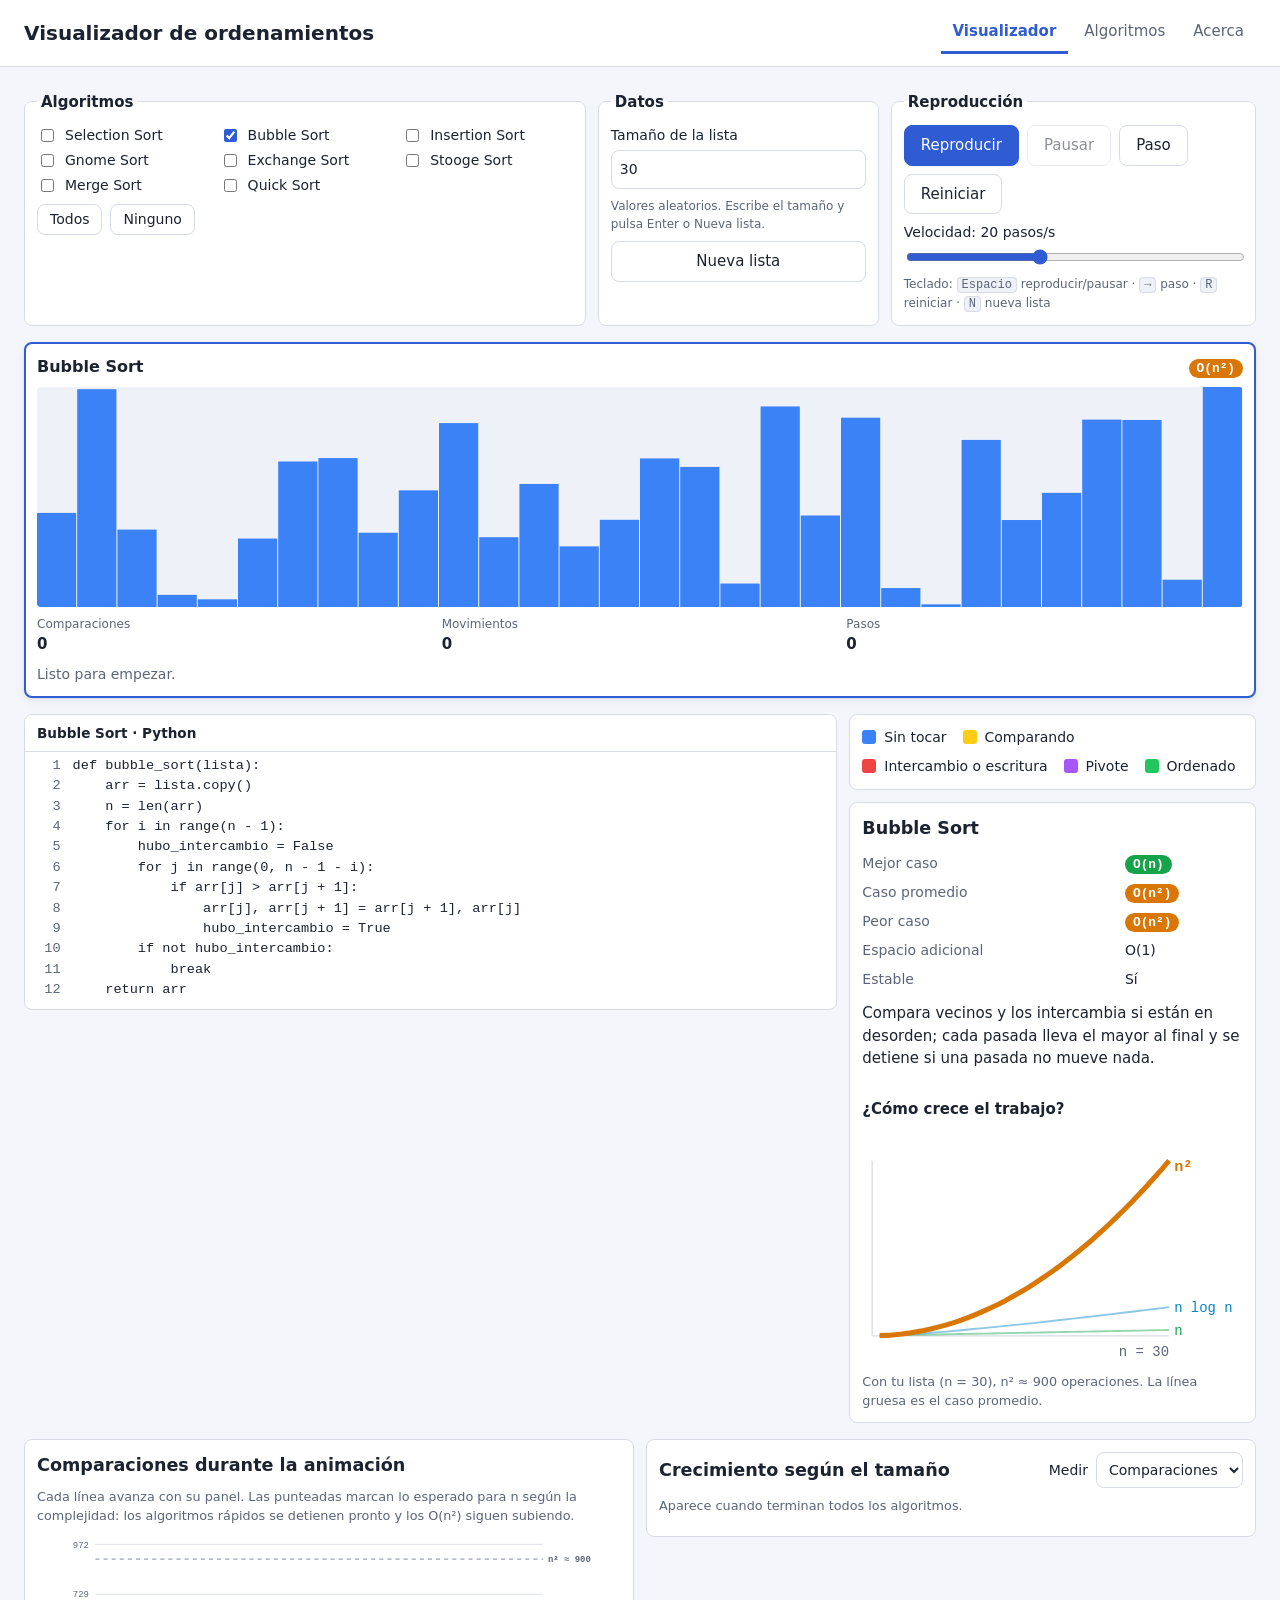
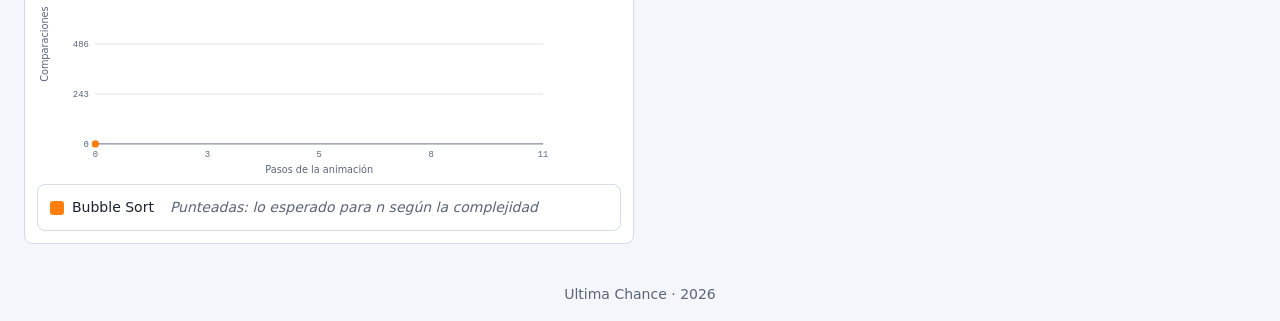
<file: index.html>
<!DOCTYPE html>
<html lang="es">
<head>
  <meta charset="UTF-8">
  <meta name="viewport" content="width=device-width, initial-scale=1">
  <title>Visualizador de ordenamientos</title>
  <meta name="description" content="Visualiza, ejecuta y compara ocho algoritmos de ordenamiento paso a paso.">
  <link rel="stylesheet" href="css/base.css">
  <link rel="stylesheet" href="css/layout.css">
  <link rel="stylesheet" href="css/componentes.css">
  <script type="module" src="js/main.js"></script>
</head>
<body>

  <!-- ═══ Encabezado (boceto 8.1, punto 1) ═══ -->
  <header class="encabezado">
    <h1 class="encabezado__titulo">Visualizador de ordenamientos</h1>
    <nav id="nav-pestanas" class="pestanas" role="tablist" aria-label="Secciones">
      <button type="button" class="pestana" role="tab" data-vista="visualizador">Visualizador</button>
      <button type="button" class="pestana" role="tab" data-vista="algoritmos">Algoritmos</button>
      <button type="button" class="pestana" role="tab" data-vista="acerca">Acerca</button>
    </nav>
  </header>

  <main class="contenido">

    <!-- ═══ Visualizador (boceto 8.1 y 8.2) ═══ -->
    <section id="vista-visualizador" class="vista" aria-label="Visualizador">

      <div class="herramientas">
        <!-- Punto 2: selección de algoritmos -->
        <fieldset class="grupo grupo--algoritmos">
          <legend>Algoritmos</legend>
          <div id="zona-seleccion" class="seleccion">
            <p class="marcador">Cargando…</p>
          </div>
          <div class="grupo__acciones">
            <button type="button" id="btn-todos" class="boton boton--chico">Todos</button>
            <button type="button" id="btn-ninguno" class="boton boton--chico">Ninguno</button>
          </div>
        </fieldset>

        <!-- Punto 3: datos -->
        <fieldset class="grupo">
          <legend>Datos</legend>
          <label class="campo">
            <span>Tamaño de la lista</span>
            <input type="number" id="inp-tamano" min="2" step="1" value="30" inputmode="numeric">
          </label>
          <p class="atajos">Valores aleatorios. Escribe el tamaño y pulsa Enter o Nueva lista.</p>
          <button type="button" id="btn-nueva-lista" class="boton">Nueva lista</button>
        </fieldset>

        <!-- Punto 4: reproducción y velocidad -->
        <fieldset class="grupo">
          <legend>Reproducción</legend>
          <div class="grupo__acciones">
            <button type="button" id="btn-reproducir" class="boton boton--primario">Reproducir</button>
            <button type="button" id="btn-pausar" class="boton">Pausar</button>
            <button type="button" id="btn-paso" class="boton">Paso</button>
            <button type="button" id="btn-reiniciar" class="boton">Reiniciar</button>
          </div>
          <label class="campo">
            <span>Velocidad: <output id="lbl-velocidad" for="inp-velocidad">20</output> pasos/s</span>
            <input type="range" id="inp-velocidad" min="0" max="100" value="39">
          </label>
          <p class="atajos">Teclado: <kbd>Espacio</kbd> reproducir/pausar · <kbd>→</kbd> paso ·
            <kbd>R</kbd> reiniciar · <kbd>N</kbd> nueva lista</p>
        </fieldset>
      </div>

      <p id="lbl-aviso" class="aviso oculto" role="status"></p>

      <!-- Punto 5: cuadrícula de paneles, uno por algoritmo -->
      <div id="zona-paneles" class="paneles">
        <p class="marcador">Cargando…</p>
      </div>

      <!-- Resumen de la comparación (boceto 8.2, punto 6) -->
      <div id="zona-resumen" class="resumen oculto">
        <h2 class="subtitulo">Resumen</h2>
        <div class="tabla-contenedor">
          <table id="tabla-resumen" class="tabla"></table>
        </div>
      </div>

      <!-- Puntos 6, 7 y 8: código, leyenda y ficha -->
      <div class="inferior">
        <div id="zona-codigo" class="codigo" aria-label="Código en Python">
          <p class="marcador">Cargando…</p>
        </div>
        <aside class="lateral">
          <div id="zona-leyenda" class="leyenda" aria-label="Leyenda de colores">
            
          </div>
          <div id="zona-ficha" class="ficha">
            
          </div>
        </aside>
      </div>

      <!-- Complejidad en acción (requisito 8) -->
      <div class="graficas-complejidad" aria-label="Complejidad en acción">
        <article class="tarjeta">
          <h2 class="subtitulo">Comparaciones durante la animación</h2>
          <p class="ficha__nota">Cada línea avanza con su panel. Las punteadas marcan lo esperado para n
            según la complejidad: los algoritmos rápidos se detienen pronto y los O(n²) siguen subiendo.</p>
          <div id="zona-grafica-vivo" class="tarjeta__grafica"></div>
        </article>
        <article class="tarjeta">
          <header class="tarjeta__cabecera">
            <h2 class="subtitulo">Crecimiento según el tamaño</h2>
            <label class="campo campo--linea">
              <span>Medir</span>
              <select id="sel-medida">
                <option value="comparaciones">Comparaciones</option>
                <option value="tiempo">Tiempo (ms)</option>
              </select>
            </label>
          </header>
          <p id="lbl-crecimiento" class="ficha__nota" role="status"></p>
          <div id="zona-grafica-crecimiento" class="tarjeta__grafica"></div>
          <details class="datos">
            <summary>Ver datos</summary>
            <div class="tabla-contenedor">
              <table id="tabla-crecimiento" class="tabla"></table>
            </div>
          </details>
        </article>
      </div>
    </section>

    <!-- ═══ Algoritmos ═══ -->
    <section id="vista-algoritmos" class="vista" aria-label="Algoritmos">
      <h2 class="subtitulo">Los ocho algoritmos</h2>
      <div class="tabla-contenedor">
        <table id="tabla-algoritmos" class="tabla"></table>
      </div>
      <p class="texto">
        Complejidad temporal en notación O grande: cómo crece el trabajo cuando crece el tamaño n de
        la lista. "Estable" indica si dos valores iguales conservan su orden original.
      </p>
    </section>

    <!-- ═══ Acerca del proyecto ═══ -->
    <section id="vista-acerca" class="vista texto" aria-label="Acerca del proyecto">
      <h2 class="subtitulo">Acerca del proyecto</h2>
      <p>
        Aplicación web para visualizar, ejecutar y comparar los ocho algoritmos de ordenamiento vistos
        en clase: Selection, Bubble, Insertion, Gnome, Exchange, Stooge, Merge y Quick Sort.
        Parte de la práctica en Python de la materia y la lleva al navegador.
      </p>
      <p><strong>Equipo Ultima Chance:</strong> Johan Daniel Gutierrez Nava.</p>
      <p>
        <strong>Tecnologías:</strong> HTML, CSS y JavaScript con módulos, sin frameworks; Canvas 2D
        para las barras y SVG para la gráfica de complejidad.
      </p>
      <ul class="enlaces">
        <li><a id="enlace-repo" href="#" rel="noopener">Repositorio en GitHub</a></li>
        <li><a id="enlace-tablero" href="#" rel="noopener">Tablero del proyecto</a></li>
      </ul>
    </section>

  </main>


  <footer class="pie">
    Ultima Chance · 2026
  </footer>

</body>
</html>
</file>
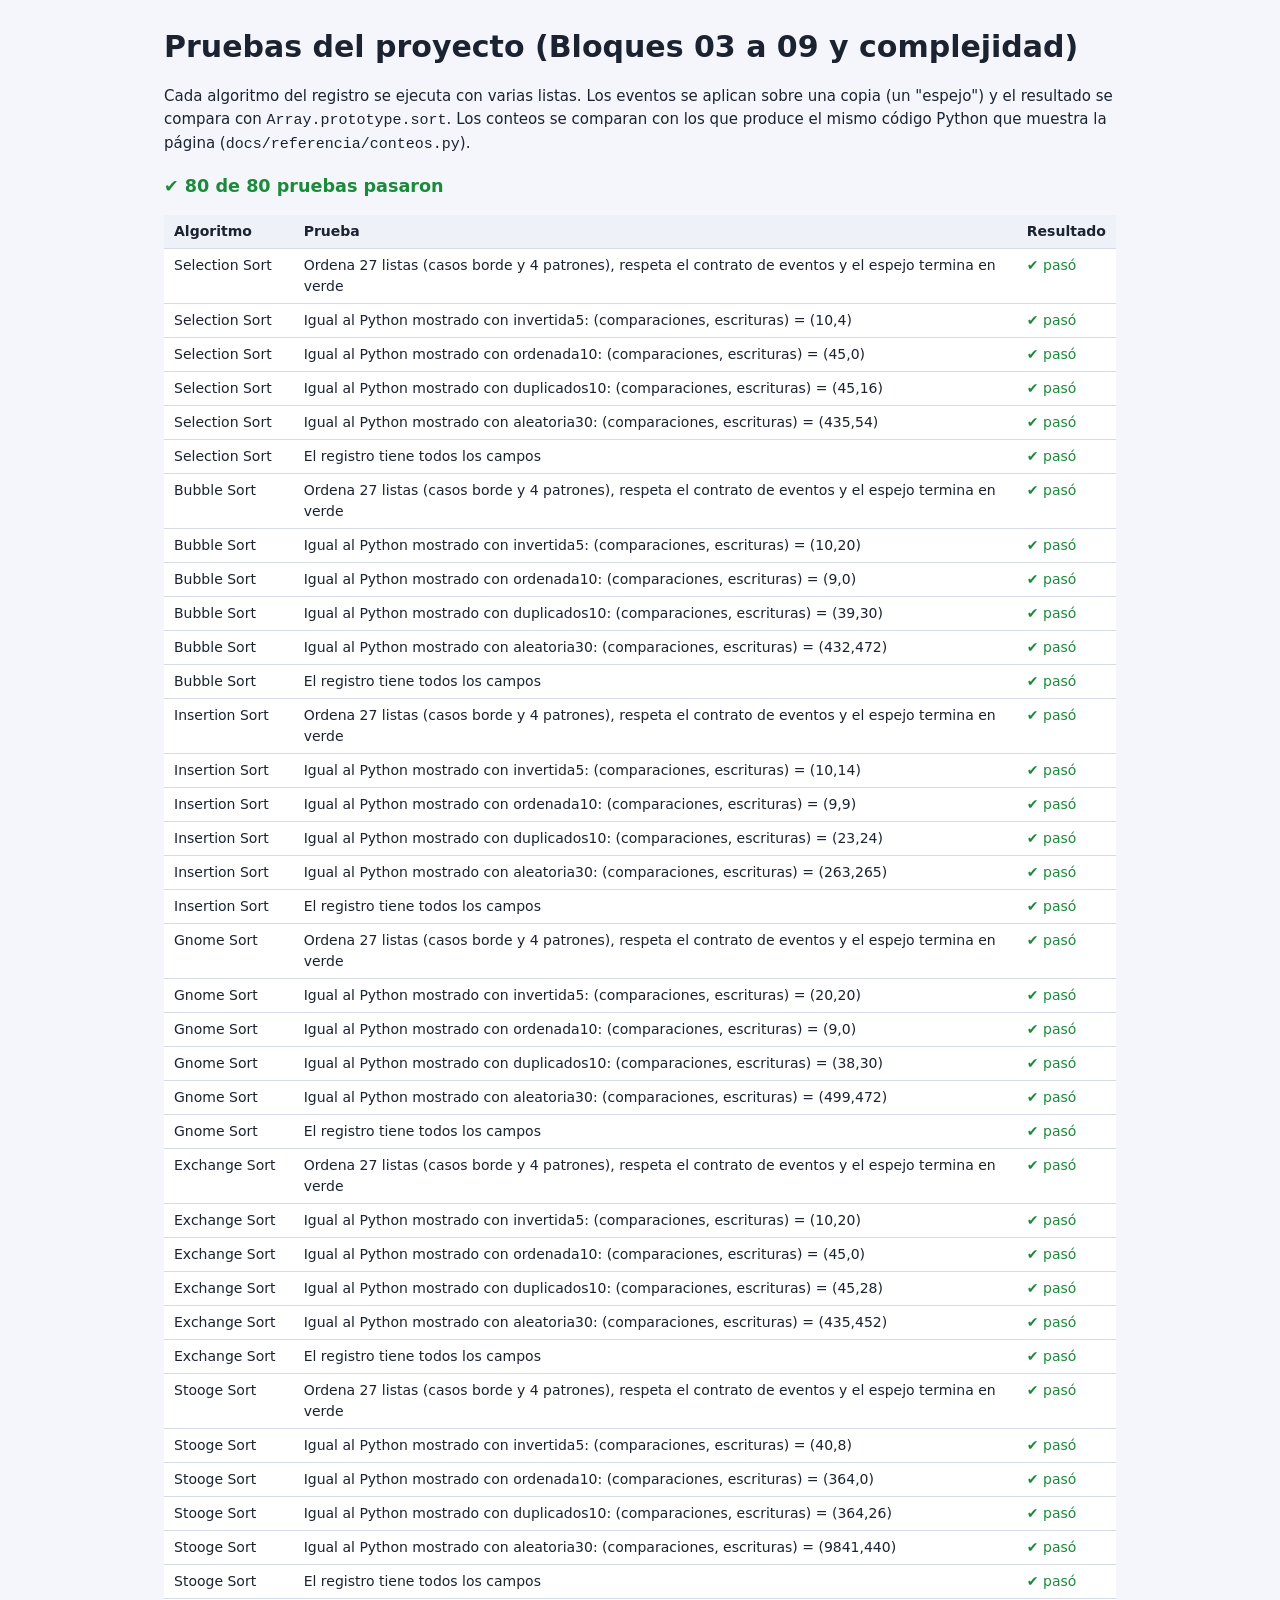
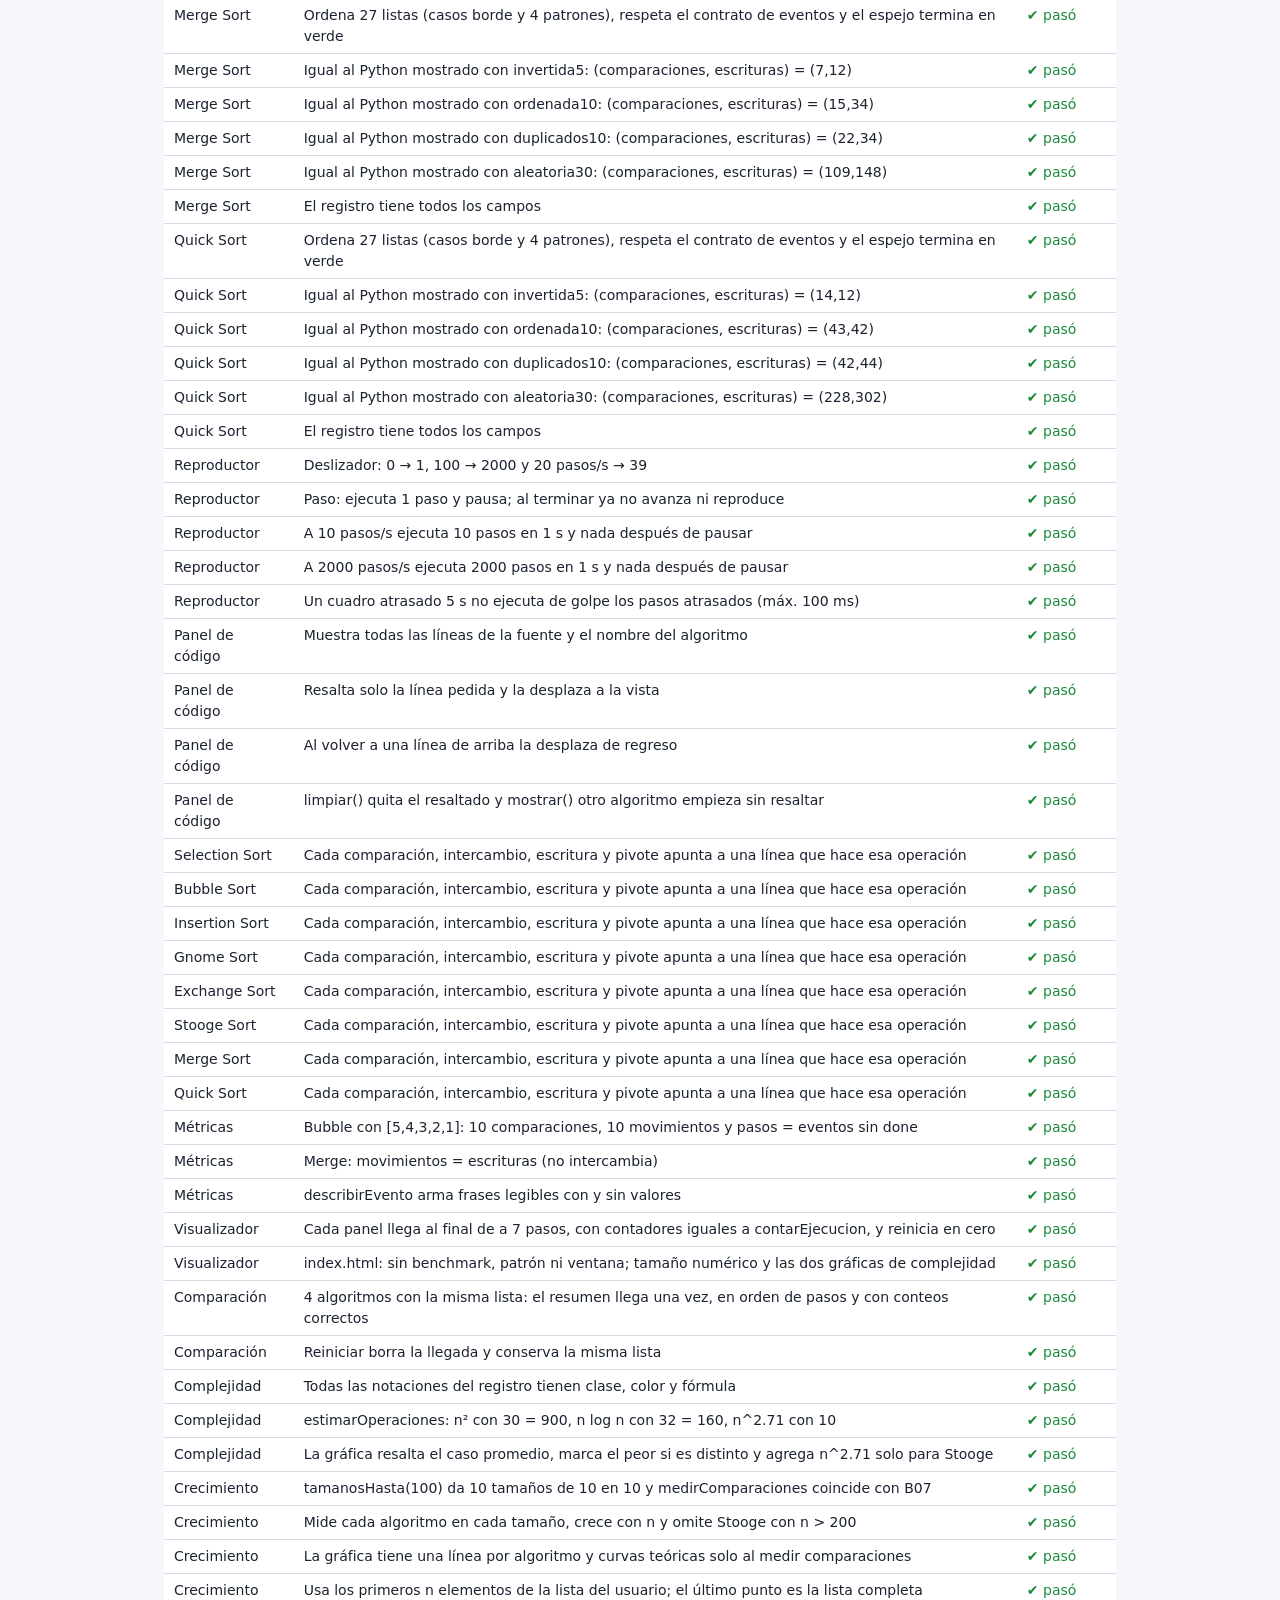
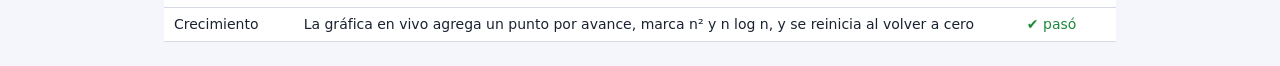
<file: test.html>
<!DOCTYPE html>
<html lang="es">
<head>
  <meta charset="UTF-8">
  <meta name="viewport" content="width=device-width, initial-scale=1">
  <title>Pruebas del proyecto</title>
  <link rel="stylesheet" href="css/base.css">
  <style>
    main { max-width: 1000px; margin: 0 auto; padding: 24px; display: grid; gap: 16px; }
    .resumen-pruebas { font-size: 1.1rem; font-weight: 600; }
    .ok { color: #1b8a3a; }
    .fallo { color: var(--error); }
    table { width: 100%; border-collapse: collapse; font-size: 0.875rem; background: var(--superficie); }
    th, td { padding: 6px 10px; border-bottom: 1px solid var(--borde); text-align: left; vertical-align: top; }
    th { background: var(--superficie-2); }
    code { font-family: var(--fuente-mono); }
  </style>
</head>
<body>
<main>
  <h1>Pruebas del proyecto (Bloques 03 a 09 y complejidad)</h1>
  <p>
    Cada algoritmo del registro se ejecuta con varias listas. Los eventos se aplican sobre una copia
    (un "espejo") y el resultado se compara con <code>Array.prototype.sort</code>. Los conteos se
    comparan con los que produce el mismo código Python que muestra la página
    (<code>docs/referencia/conteos.py</code>).
  </p>
  <p id="resumen" class="resumen-pruebas">Ejecutando…</p>
  <table>
    <thead><tr><th>Algoritmo</th><th>Prueba</th><th>Resultado</th></tr></thead>
    <tbody id="filas"></tbody>
  </table>
</main>

<script type="module">
  import { ALGORITMOS } from './js/algoritmos/index.js';
  import { TIPOS_EVENTO, ESTADOS_COLOR } from './js/core/eventos.js';
  import { crearEspejo, aplicarEvento } from './js/render/espejo.js';
  import { crearReproductor, velocidadDesdeSlider, sliderDesdeVelocidad } from './js/motor/reproductor.js';
  import { VELOCIDAD_MIN, VELOCIDAD_MAX, VELOCIDAD_DEFECTO } from './js/config.js';
  import { crearPanelCodigo } from './js/ui/panelCodigo.js';
  import { crearContadores, registrarEvento, contarEjecucion, describirEvento } from './js/core/metricas.js';
  import { crearPanelAlgoritmo } from './js/ui/panelAlgoritmo.js';
  import { crearEscena } from './js/ui/escena.js';
  import { CLASES, estimarOperaciones, crearGraficaComplejidad } from './js/ui/complejidad.js';
  import { tamanosHasta, medirComparaciones, calcularCrecimiento, MEDIDAS } from './js/core/crecimiento.js';
  import { crearGraficaCrecimiento } from './js/ui/graficaCrecimiento.js';
  import { crearGraficaVivo } from './js/ui/graficaVivo.js';
  import { generarDatos, PATRONES } from './js/core/datos.js';

  /*
   * Conteos de referencia generados con docs/referencia/conteos.py, que
   * ejecuta el mismo código Python que muestra la página (fuentesPython.js).
   * Cada par es (comparaciones, escrituras); un intercambio cuenta como 2
   * escrituras, igual que `a, b = b, a` en Python.
   */
  const LISTAS_PYTHON = {"invertida5": [5, 4, 3, 2, 1], "ordenada10": [0, 1, 2, 3, 4, 5, 6, 7, 8, 9], "duplicados10": [3, 1, 4, 1, 5, 9, 2, 6, 5, 3], "aleatoria30": [15, 40, 64, 65, 82, 13, 28, 76, 79, 71, 53, 100, 73, 70, 93, 99, 98, 62, 96, 98, 75, 56, 30, 0, 78, 10, 14, 36, 12, 57]};
  const CONTEOS_PYTHON = {
    selection: {"invertida5": [10, 4], "ordenada10": [45, 0], "duplicados10": [45, 16], "aleatoria30": [435, 54]},
    bubble: {"invertida5": [10, 20], "ordenada10": [9, 0], "duplicados10": [39, 30], "aleatoria30": [432, 472]},
    insertion: {"invertida5": [10, 14], "ordenada10": [9, 9], "duplicados10": [23, 24], "aleatoria30": [263, 265]},
    gnome: {"invertida5": [20, 20], "ordenada10": [9, 0], "duplicados10": [38, 30], "aleatoria30": [499, 472]},
    exchange: {"invertida5": [10, 20], "ordenada10": [45, 0], "duplicados10": [45, 28], "aleatoria30": [435, 452]},
    stooge: {"invertida5": [40, 8], "ordenada10": [364, 0], "duplicados10": [364, 26], "aleatoria30": [9841, 440]},
    merge: {"invertida5": [7, 12], "ordenada10": [15, 34], "duplicados10": [22, 34], "aleatoria30": [109, 148]},
    quick: {"invertida5": [14, 12], "ordenada10": [43, 42], "duplicados10": [42, 44], "aleatoria30": [228, 302]},
  };

  /** Stooge Sort crece como n^2.7: en las listas aleatorias se limita el tamaño. */
  const TAMANO_MAX_PRUEBA = { stooge: 25 };

  /**
   * Ejecuta un generador completo aplicando sus eventos sobre un espejo
   * (Bloque 04). Devuelve los valores finales, si todas las barras quedaron
   * en verde, los conteos y los problemas de forma encontrados.
   */
  function ejecutar(id, lista) {
    const { generador, fuente } = ALGORITMOS[id];
    const espejo = crearEspejo(lista);
    const conteo = crearContadores();
    const problemas = [];
    const eventos = [...generador(lista)];

    eventos.forEach((evento, posicion) => {
      const esUltimo = posicion === eventos.length - 1;
      aplicarEvento(espejo, evento);
      registrarEvento(conteo, evento);

      if (evento.type === TIPOS_EVENTO.TERMINADO) {
        if (!esUltimo) problemas.push(`done en la posición ${posicion}, no al final`);
        return;
      }
      if (!Number.isInteger(evento.line) || evento.line < 1 || evento.line > fuente.length) {
        problemas.push(`line ${evento.line} fuera de 1..${fuente.length} (${evento.type})`);
      }
      if (!evento.indices.every((i) => Number.isInteger(i) && i >= 0 && i < lista.length)) {
        problemas.push(`índices fuera de rango: ${evento.indices} (${evento.type})`);
      }
    });

    if (eventos.at(-1)?.type !== TIPOS_EVENTO.TERMINADO) problemas.push('el último evento no es done');
    const verde = espejo.terminado && espejo.estados.every((e) => e === ESTADOS_COLOR.ORDENADO);
    return { valores: espejo.valores, verde, conteo, problemas };
  }

  const ordenar = (lista) => [...lista].sort((a, b) => a - b);
  const iguales = (a, b) => a.length === b.length && a.every((v, i) => v === b[i]);

  /** Casos de ordenamiento que se prueban en todos los algoritmos. */
  function casos(id) {
    const max = TAMANO_MAX_PRUEBA[id] ?? 80;
    const lista = [
      ['vacía', []],
      ['un elemento', [7]],
      ['dos elementos', [2, 1]],
      ['todos iguales', [4, 4, 4, 4, 4]],
      ['duplicados', [5, 3, 5, 1, 3, 5, 0, 1]],
      ['ordenada (20)', Array.from({ length: 20 }, (_, i) => i)],
      ['invertida (20)', Array.from({ length: 20 }, (_, i) => 20 - i)],
    ];
    for (const patron of Object.values(PATRONES)) {
      for (let k = 0; k < 5; k++) {
        const n = 2 + Math.floor(Math.random() * (max - 1));
        lista.push([`${patron} (${n})`, generarDatos(n, patron)]);
      }
    }
    return lista;
  }

  const filas = document.getElementById('filas');
  let total = 0;
  let fallidas = 0;

  function reportar(id, prueba, ok, detalle = '') {
    total++;
    if (!ok) fallidas++;
    const fila = filas.insertRow();
    fila.insertCell().textContent = ALGORITMOS[id]?.nombre ?? id;
    fila.insertCell().textContent = prueba;
    const celda = fila.insertCell();
    celda.className = ok ? 'ok' : 'fallo';
    celda.textContent = ok ? '✔ pasó' : `✘ falló: ${detalle}`;
  }

  for (const id of Object.keys(ALGORITMOS)) {
    // 1) Ordena bien, respeta el contrato de eventos y no modifica la entrada.
    const errores = [];
    for (const [nombre, lista] of casos(id)) {
      const original = [...lista];
      const { valores, verde, problemas } = ejecutar(id, lista);
      if (!iguales(valores, ordenar(original))) errores.push(`${nombre}: resultado ${valores.join(',')}`);
      if (!verde) errores.push(`${nombre}: el espejo no terminó con todas las barras en verde`);
      if (!iguales(lista, original)) errores.push(`${nombre}: modificó la lista de entrada`);
      if (problemas.length) errores.push(`${nombre}: ${problemas[0]}`);
    }
    reportar(id, 'Ordena 27 listas (casos borde y 4 patrones), respeta el contrato de eventos y el espejo termina en verde',
             errores.length === 0, errores.slice(0, 3).join(' · '));

    // 2) Mismas comparaciones y escrituras que el código Python mostrado.
    for (const [nombre, lista] of Object.entries(LISTAS_PYTHON)) {
      const esperado = CONTEOS_PYTHON[id][nombre];
      const { conteo } = ejecutar(id, lista);
      // Python cuenta cada `a, b = b, a` como 2 escrituras.
      const obtenido = [conteo.comparaciones, 2 * conteo.intercambios + conteo.escrituras];
      reportar(id, `Igual al Python mostrado con ${nombre}: (comparaciones, escrituras) = (${esperado})`,
               iguales(obtenido, esperado), `obtuvo (${obtenido})`);
    }

    // 3) La ficha tiene todos los campos.
    const campos = ['nombre', 'generador', 'fuente', 'categoria', 'mejor', 'promedio', 'peor',
                    'espacio', 'estable', 'descripcion'];
    const faltan = campos.filter((c) => ALGORITMOS[id][c] === undefined);
    reportar(id, 'El registro tiene todos los campos', faltan.length === 0, `faltan ${faltan}`);
  }

  // ── Bloque 05: reproductor ──
  const esperar = (ms) => new Promise((r) => setTimeout(r, ms));
  const R = 'Reproductor';

  reportar(R, `Deslizador: 0 → ${VELOCIDAD_MIN}, 100 → ${VELOCIDAD_MAX} y ${VELOCIDAD_DEFECTO} pasos/s → 39`,
    velocidadDesdeSlider(0) === VELOCIDAD_MIN && velocidadDesdeSlider(100) === VELOCIDAD_MAX &&
    sliderDesdeVelocidad(VELOCIDAD_DEFECTO) === 39,
    `${velocidadDesdeSlider(0)}, ${velocidadDesdeSlider(100)}, ${sliderDesdeVelocidad(VELOCIDAD_DEFECTO)}`);

  {
    let llamadas = [];
    let quedan = 2;
    const r = crearReproductor({ alAvanzar: (n) => { llamadas.push(n); return --quedan > 0; } });
    r.paso();
    const tras1 = r.estado;
    r.paso();
    const tras2 = r.estado;
    r.paso();
    r.reproducir();
    reportar(R, 'Paso: ejecuta 1 paso y pausa; al terminar ya no avanza ni reproduce',
      tras1 === 'pausado' && tras2 === 'terminado' && llamadas.join() === '1,1' && r.estado === 'terminado',
      `estados ${tras1}/${tras2}/${r.estado}, llamadas ${llamadas}`);
  }

  /*
   * Reloj simulado: reemplaza requestAnimationFrame y performance.now para
   * avanzar cuadros a mano. Así la prueba no depende de que la pestaña esté
   * visible ni de la velocidad de la computadora.
   */
  function conRelojSimulado(prueba) {
    const originales = [window.requestAnimationFrame, window.cancelAnimationFrame, performance.now];
    let ahora = 0;
    let pendiente = null;
    window.requestAnimationFrame = (cb) => { pendiente = cb; return 1; };
    window.cancelAnimationFrame = () => { pendiente = null; };
    performance.now = () => ahora;
    const cuadros = (cantidad, ms) => {
      for (let k = 0; k < cantidad && pendiente; k++) {
        ahora += ms;
        const cb = pendiente;
        pendiente = null;
        cb(ahora);
      }
    };
    try {
      return prueba(cuadros);
    } finally {
      [window.requestAnimationFrame, window.cancelAnimationFrame, performance.now] = originales;
    }
  }

  for (const pps of [10, 2000]) {
    conRelojSimulado((cuadros) => {
      let pasos = 0;
      const r = crearReproductor({ alAvanzar: (n) => { pasos += n; return true; } });
      r.setVelocidad(pps);
      r.reproducir();
      cuadros(60, 1000 / 60);           // 1 segundo a 60 cuadros por segundo
      r.pausar();
      const antes = pasos;
      cuadros(30, 1000 / 60);
      reportar(R, `A ${pps} pasos/s ejecuta ${pps} pasos en 1 s y nada después de pausar`,
               Math.abs(pasos - pps) <= 1 && pasos === antes, `ejecutó ${pasos}, luego ${antes}`);
    });
  }

  conRelojSimulado((cuadros) => {
    let pasos = 0;
    const r = crearReproductor({ alAvanzar: (n) => { pasos += n; return true; } });
    r.setVelocidad(2000);
    r.reproducir();
    cuadros(1, 5000);                   // un cuadro que llega 5 s tarde (pestaña oculta)
    reportar(R, 'Un cuadro atrasado 5 s no ejecuta de golpe los pasos atrasados (máx. 100 ms)',
             pasos === 200, `ejecutó ${pasos}`);
  });

  // ── Bloque 06: panel de código ──
  {
    const P = 'Panel de código';
    const caja = document.createElement('div');
    caja.style.cssText = 'position: relative; width: 500px; height: 90px; overflow: auto; white-space: pre;';
    document.body.append(caja);
    const panel = crearPanelCodigo(caja);
    const activas = () => [...caja.querySelectorAll('.codigo__linea--activa')];
    const visible = (el) => el.offsetTop >= caja.scrollTop &&
                            el.offsetTop + el.offsetHeight <= caja.scrollTop + caja.clientHeight;

    panel.mostrar('merge');
    const lineas = caja.querySelectorAll('.codigo__linea');
    reportar(P, 'Muestra todas las líneas de la fuente y el nombre del algoritmo',
      lineas.length === ALGORITMOS.merge.fuente.length && caja.textContent.includes('Merge Sort'),
      `${lineas.length} líneas`);

    panel.resaltar(29);
    const [l29] = activas();
    reportar(P, 'Resalta solo la línea pedida y la desplaza a la vista',
      activas().length === 1 && l29.querySelector('.codigo__num').textContent === '29' && visible(l29),
      `activas: ${activas().length}, scrollTop ${caja.scrollTop}`);

    panel.resaltar(2);
    const [l2] = activas();
    reportar(P, 'Al volver a una línea de arriba la desplaza de regreso',
      activas().length === 1 && visible(l2) && caja.scrollTop < l29.offsetTop, `scrollTop ${caja.scrollTop}`);

    panel.limpiar();
    const trasLimpiar = activas().length;
    panel.resaltar(5);
    panel.mostrar('quick');
    reportar(P, 'limpiar() quita el resaltado y mostrar() otro algoritmo empieza sin resaltar',
      trasLimpiar === 0 && activas().length === 0 && caja.textContent.includes('Quick Sort'));
    caja.remove();

    // D-14: la línea resaltada corresponde a la operación. Cada tipo de evento
    // debe apuntar a una línea de Python que haga esa operación.
    const PATRON_LINEA = {
      [TIPOS_EVENTO.COMPARAR]: /[<>]/,
      [TIPOS_EVENTO.INTERCAMBIAR]: /arr\[[^\]]+\], arr\[[^\]]+\] = /,
      [TIPOS_EVENTO.ESCRIBIR]: /arr\[[^\]]+\] = /,
      [TIPOS_EVENTO.PIVOTE]: /pivote = /,
    };
    for (const id of Object.keys(ALGORITMOS)) {
      const { generador, fuente } = ALGORITMOS[id];
      const malas = new Set();
      for (const evento of generador(generarDatos(12, PATRONES.ALEATORIA))) {
        const patron = PATRON_LINEA[evento.type];
        if (patron && !patron.test(fuente[evento.line - 1])) malas.add(`${evento.type}→${evento.line}`);
      }
      reportar(id, 'Cada comparación, intercambio, escritura y pivote apunta a una línea que hace esa operación',
               malas.size === 0, [...malas].join(', '));
    }
  }

  // ── Bloque 07: métricas ──
  {
    const M = 'Métricas';
    const lista = [5, 4, 3, 2, 1];
    const b = contarEjecucion(ALGORITMOS.bubble.generador(lista));
    const eventos = [...ALGORITMOS.bubble.generador(lista)];
    reportar(M, 'Bubble con [5,4,3,2,1]: 10 comparaciones, 10 movimientos y pasos = eventos sin done',
      b.comparaciones === 10 && b.intercambios === 10 && b.movimientos === 10 && b.pasos === eventos.length - 1,
      JSON.stringify(b));

    const m = contarEjecucion(ALGORITMOS.merge.generador(lista));
    reportar(M, 'Merge: movimientos = escrituras (no intercambia)',
      m.intercambios === 0 && m.movimientos === m.escrituras && m.escrituras === 12, JSON.stringify(m));

    const frases = [
      describirEvento({ type: 'compare', indices: [3, 4] }, [0, 0, 0, 45, 12]),
      describirEvento({ type: 'swap', indices: [2, 2] }),
      describirEvento({ type: 'write', indices: [1], value: 57 }),
      describirEvento({ type: 'done' }),
    ];
    reportar(M, 'describirEvento arma frases legibles con y sin valores',
      frases.join('|') === 'Comparando posiciones 3 (45) y 4 (12)|La posición 2 se queda en su lugar|' +
                           'Escribiendo 57 en la posición 1|Ordenamiento terminado', frases.join(' | '));
  }

  // ── Bloque 08: panel de algoritmo e index.html ──
  {
    const V = 'Visualizador';
    const caja = document.createElement('div');
    document.body.append(caja);
    const errores = [];
    for (const id of Object.keys(ALGORITMOS)) {
      const lista = generarDatos(id === 'stooge' ? 15 : 40, PATRONES.ALEATORIA);
      const panel = crearPanelAlgoritmo({ contenedor: caja, id, lista });
      let vueltas = 0;
      while (panel.avanzar(7) && vueltas++ < 100000);
      const esperado = contarEjecucion(ALGORITMOS[id].generador(lista));
      const enPantalla = [...caja.querySelectorAll('[data-contador]')].map((d) => d.textContent.replace(/\D/g, ''));
      const ok = panel.terminado &&
        JSON.stringify(panel.contadores) === JSON.stringify(esperado) &&
        enPantalla.join() === [esperado.comparaciones, esperado.movimientos, esperado.pasos].join() &&
        caja.querySelector('.panel__mensaje').textContent === 'Ordenamiento terminado';
      if (!ok) errores.push(id);

      panel.reiniciar(lista);
      if (panel.terminado || panel.contadores.pasos !== 0) errores.push(`${id} (reiniciar)`);
      panel.destruir();
    }
    reportar(V, 'Cada panel llega al final de a 7 pasos, con contadores iguales a contarEjecucion, y reinicia en cero',
             errores.length === 0 && caja.children.length === 0, errores.join(', '));
    caja.remove();

    const html = new DOMParser().parseFromString(await (await fetch('index.html')).text(), 'text/html');
    reportar(V, 'index.html: sin benchmark, patrón ni ventana; tamaño numérico y las dos gráficas de complejidad',
      !html.querySelector('#vista-benchmark, [data-vista=benchmark], #sel-patron, dialog') &&
      !!html.querySelector('#zona-grafica-vivo') && !!html.querySelector('#zona-grafica-crecimiento') &&
      html.getElementById('inp-tamano')?.type === 'number');
  }

  // ── Bloque 09: comparación ──
  {
    const C = 'Comparación';
    const caja = document.createElement('div');
    document.body.append(caja);
    const codigoFalso = { mostrar() {}, resaltar() {}, limpiar() {} };
    const avisos = [];
    const escena = crearEscena({ zonaPaneles: caja, panelCodigo: codigoFalso,
                                 alTerminarTodos: (r) => avisos.push(r) });
    const ids = ['bubble', 'insertion', 'merge', 'quick'];
    escena.setSeleccion(ids);
    escena.nuevaLista(25, PATRONES.ALEATORIA);
    const lista = escena.estado.listaBase;

    let vueltas = 0;
    while (escena.estado.reproductor !== 'terminado' && vueltas++ < 100000) escena.paso();
    const res = avisos[0] ?? [];

    const mismosDatos = res.every((fila) => {
      const esperado = contarEjecucion(ALGORITMOS[fila.id].generador(lista));
      return fila.comparaciones === esperado.comparaciones && fila.pasos === esperado.pasos;
    });
    const ordenLlegada = res.every((fila, k) => fila.llegada === k + 1 && (k === 0 || res[k - 1].pasos <= fila.pasos));
    reportar(C, '4 algoritmos con la misma lista: el resumen llega una vez, en orden de pasos y con conteos correctos',
      avisos.length === 1 && res.length === 4 && mismosDatos && ordenLlegada,
      `avisos ${avisos.length}, filas ${res.map((f) => `${f.id}:${f.llegada}:${f.pasos}`)}`);

    escena.reiniciar();
    reportar(C, 'Reiniciar borra la llegada y conserva la misma lista',
      escena.estado.llegada.length === 0 && escena.estado.listaBase.join() === lista.join());
    escena.setSeleccion([]);
    caja.remove();
  }

  // ── Complejidad visual (requisito 8) ──
  {
    const X = 'Complejidad';
    const sinClase = Object.entries(ALGORITMOS)
      .filter(([, a]) => !CLASES[a.mejor] || !CLASES[a.promedio] || !CLASES[a.peor]).map(([id]) => id);
    reportar(X, 'Todas las notaciones del registro tienen clase, color y fórmula', sinClase.length === 0, sinClase.join());

    const ok = estimarOperaciones('bubble', 30) === 900 && estimarOperaciones('merge', 32) === 160 &&
               estimarOperaciones('stooge', 10) === Math.round(10 ** 2.71);
    reportar(X, 'estimarOperaciones: n² con 30 = 900, n log n con 32 = 160, n^2.71 con 10', ok);

    const svgMerge = crearGraficaComplejidad('merge', 50);
    const svgStooge = crearGraficaComplejidad('stooge', 20);
    const svgQuick = crearGraficaComplejidad('quick', 40);
    reportar(X, 'La gráfica resalta el caso promedio, marca el peor si es distinto y agrega n^2.71 solo para Stooge',
      svgMerge.querySelectorAll('polyline').length === 3 &&
      svgMerge.querySelectorAll('.grafica-complejidad__curva--principal').length === 1 &&
      svgMerge.querySelectorAll('.grafica-complejidad__curva--peor').length === 0 &&
      svgQuick.querySelectorAll('.grafica-complejidad__curva--peor').length === 1 &&
      svgStooge.querySelectorAll('polyline').length === 4);
  }

  // ── Ventana Crecimiento (requisito 8) ──
  {
    const G = 'Crecimiento';
    reportar(G, 'tamanosHasta(100) da 10 tamaños de 10 en 10 y medirComparaciones coincide con B07',
      tamanosHasta(100).join() === '10,20,30,40,50,60,70,80,90,100' &&
      medirComparaciones('bubble', [5, 4, 3, 2, 1]) === 10);

    const listaUsuario = generarDatos(300, PATRONES.ALEATORIA);
    const r = await calcularCrecimiento({ ids: ['bubble', 'merge', 'stooge'], lista: listaUsuario, medida: MEDIDAS.COMPARACIONES });
    const stooge = r.series.stooge;
    reportar(G, 'Mide cada algoritmo en cada tamaño, crece con n y omite Stooge con n > 200',
      r.tamanos.length === 10 && r.series.bubble.every((v, k) => k === 0 || v > r.series.bubble[k - 1]) &&
      stooge.slice(0, 6).every((v) => v > 0) && stooge.slice(7).every((v) => v === null) &&
      r.omitidos.join() === 'stooge' && r.series.merge.at(-1) < r.series.bubble.at(-1),
      JSON.stringify(stooge));

    const svg = crearGraficaCrecimiento(r);
    const svgTiempo = crearGraficaCrecimiento({ ...r, medida: MEDIDAS.TIEMPO });
    reportar(G, 'La gráfica tiene una línea por algoritmo y curvas teóricas solo al medir comparaciones',
      svg.querySelectorAll('.grafica-crecimiento__serie').length === 3 &&
      svg.querySelectorAll('.grafica-crecimiento__teorica').length === 3 &&
      svgTiempo.querySelectorAll('.grafica-crecimiento__teorica').length === 0);
  }

  // ── Prefijos del mismo arreglo y gráfica en vivo ──
  {
    const G = 'Crecimiento';
    const lista = generarDatos(40, PATRONES.ALEATORIA);
    const r = await calcularCrecimiento({ ids: ['insertion'], lista, medida: MEDIDAS.COMPARACIONES });
    const esperado = r.tamanos.map((n) => medirComparaciones('insertion', lista.slice(0, n)));
    reportar(G, 'Usa los primeros n elementos de la lista del usuario; el último punto es la lista completa',
      r.tamanos.at(-1) === 40 && r.series.insertion.join() === esperado.join());

    const caja = document.createElement('div');
    document.body.append(caja);
    const vivo = crearGraficaVivo(caja);
    const fila = (id, pasos, comparaciones) => ({ id, pasos, comparaciones });
    vivo.actualizar([fila('bubble', 0, 0), fila('merge', 0, 0)], 30);
    vivo.actualizar([fila('bubble', 10, 6), fila('merge', 10, 7)], 30);
    vivo.actualizar([fila('merge', 12, 9), fila('bubble', 20, 14)], 30); // el resumen viene por llegada
    const lineas = caja.querySelectorAll('.grafica-crecimiento__serie');
    const referencias = caja.querySelectorAll('.grafica-crecimiento__teorica');
    const puntosBubble = lineas[0]?.getAttribute('points').split(' ').length;
    vivo.actualizar([fila('bubble', 0, 0), fila('merge', 0, 0)], 30); // Reiniciar
    const trasReiniciar = caja.querySelectorAll('.grafica-crecimiento__serie')[0]?.getAttribute('points').split(' ').length;
    reportar(G, 'La gráfica en vivo agrega un punto por avance, marca n² y n log n, y se reinicia al volver a cero',
      lineas.length === 2 && referencias.length === 2 && puntosBubble === 3 && trasReiniciar === 1,
      `líneas ${lineas.length}, referencias ${referencias.length}, puntos ${puntosBubble}, tras reiniciar ${trasReiniciar}`);
    caja.remove();
  }

  const resumen = document.getElementById('resumen');
  resumen.textContent = fallidas === 0
    ? `✔ ${total} de ${total} pruebas pasaron`
    : `✘ ${fallidas} de ${total} pruebas fallaron`;
  resumen.className = `resumen-pruebas ${fallidas === 0 ? 'ok' : 'fallo'}`;
</script>
</body>
</html>
</file>
<file: css/base.css>
/*
 * css/base.css
 * ─────────────────────────────────────────────────────────────────────────
 * Bloque 00 — Variables, reset y elementos básicos (botones, campos).
 *
 * Todos los colores y medidas de la interfaz salen de estas variables.
 * Los colores de las BARRAS no están aquí: viven en COLORES de
 * js/render/canvasBarras.js (Bloque 04), porque los usa el canvas.
 */

:root {
  --fondo: #f4f6fb;
  --superficie: #ffffff;
  --superficie-2: #eef1f7;
  --texto: #1b2230;
  --texto-suave: #5b6578;
  --borde: #d6dbe6;
  --acento: #2f5bd3;
  --acento-texto: #ffffff;
  --error: #c62828;
  --resaltado: #fff3c4;

  --radio: 8px;
  --sombra: 0 1px 3px rgb(20 30 60 / 0.08), 0 4px 12px rgb(20 30 60 / 0.05);

  --esp-1: 4px;
  --esp-2: 8px;
  --esp-3: 12px;
  --esp-4: 16px;
  --esp-5: 24px;

  --fuente: system-ui, -apple-system, "Segoe UI", Roboto, sans-serif;
  --fuente-mono: ui-monospace, "Cascadia Code", Consolas, "Courier New", monospace;

  color-scheme: light dark;
}

@media (prefers-color-scheme: dark) {
  :root {
    --fondo: #11151d;
    --superficie: #1a202b;
    --superficie-2: #232a37;
    --texto: #e6e9ef;
    --texto-suave: #9aa3b5;
    --borde: #313a4a;
    --acento: #6f95ff;
    --acento-texto: #0d1220;
    --error: #ff6b6b;
    --resaltado: #4a4020;
    --sombra: none;
  }
}

/* ── Reset mínimo ── */
*,
*::before,
*::after {
  box-sizing: border-box;
}

body {
  margin: 0;
  min-height: 100vh;
  background: var(--fondo);
  color: var(--texto);
  font-family: var(--fuente);
  font-size: 15px;
  line-height: 1.5;
}

h1, h2, h3, p {
  margin: 0;
}

a {
  color: var(--acento);
}

/* ── Botones ── */
.boton {
  font: inherit;
  padding: var(--esp-2) var(--esp-4);
  border: 1px solid var(--borde);
  border-radius: var(--radio);
  background: var(--superficie);
  color: var(--texto);
  cursor: pointer;
}

.boton:hover:not(:disabled) {
  background: var(--superficie-2);
}

.boton:disabled {
  opacity: 0.5;
  cursor: not-allowed;
}

.boton--primario {
  background: var(--acento);
  border-color: var(--acento);
  color: var(--acento-texto);
}

.boton--primario:hover:not(:disabled) {
  background: var(--acento);
  filter: brightness(1.1);
}

.boton--chico {
  padding: var(--esp-1) var(--esp-3);
  font-size: 0.875rem;
}

/* ── Campos ── */
input,
select {
  font: inherit;
  color: inherit;
}

input[type="number"],
select {
  padding: var(--esp-2);
  border: 1px solid var(--borde);
  border-radius: var(--radio);
  background: var(--superficie);
  min-width: 0;
}

input[type="range"] {
  width: 100%;
  accent-color: var(--acento);
}

:focus-visible {
  outline: 2px solid var(--acento);
  outline-offset: 2px;
}

/* ── Utilidades ── */
.oculto {
  display: none !important;
}

/* Contenido provisional que un bloque posterior reemplaza. */
.marcador {
  color: var(--texto-suave);
  font-style: italic;
  font-size: 0.875rem;
}
</file>
<file: css/layout.css>
/*
 * css/layout.css
 * ─────────────────────────────────────────────────────────────────────────
 * Bloque 00 — Distribución general de la página.
 *
 * Encabezado con pestañas, barra de herramientas, cuadrícula de paneles y
 * zona inferior (código + leyenda + ficha). Por debajo de 700 px todo se
 * apila en una sola columna (boceto 8.4).
 */

/* ── Encabezado ── */
.encabezado {
  display: flex;
  flex-wrap: wrap;
  align-items: center;
  justify-content: space-between;
  gap: var(--esp-3);
  padding: var(--esp-3) var(--esp-5);
  background: var(--superficie);
  border-bottom: 1px solid var(--borde);
}

.encabezado__titulo {
  font-size: 1.25rem;
}

.pestanas {
  display: flex;
  gap: var(--esp-1);
  overflow-x: auto;
}

.pestana {
  font: inherit;
  padding: var(--esp-2) var(--esp-3);
  border: 0;
  border-bottom: 3px solid transparent;
  background: none;
  color: var(--texto-suave);
  cursor: pointer;
  white-space: nowrap;
}

.pestana:hover {
  color: var(--texto);
}

.pestana--activa {
  color: var(--acento);
  border-bottom-color: var(--acento);
  font-weight: 600;
}

/* ── Contenido y vistas ── */
.contenido {
  max-width: 1400px;
  margin: 0 auto;
  padding: var(--esp-5);
}

.vista {
  display: none;
}

.vista--activa {
  display: grid;
  gap: var(--esp-4);
}

/* ── Barra de herramientas ── */
.herramientas {
  display: grid;
  grid-template-columns: 2fr 1fr 1.3fr;
  gap: var(--esp-3);
}

/* ── Cuadrícula de paneles (boceto 8.2, punto 3) ── */
.paneles {
  display: grid;
  grid-template-columns: repeat(auto-fit, minmax(300px, 1fr));
  gap: var(--esp-3);
}

/* ── Zona inferior: código a la izquierda, leyenda y ficha a la derecha ── */
.inferior {
  display: grid;
  grid-template-columns: 2fr 1fr;
  gap: var(--esp-3);
  align-items: start;
}

.lateral {
  display: grid;
  gap: var(--esp-3);
}

/* ── Pie ── */
.pie {
  padding: var(--esp-4) var(--esp-5);
  color: var(--texto-suave);
  font-size: 0.875rem;
  text-align: center;
}

/* ── Pantallas medianas ── */
@media (max-width: 1000px) {
  .herramientas {
    grid-template-columns: 1fr 1fr;
  }

  .grupo--algoritmos {
    grid-column: 1 / -1;
  }
}

/* ── Pantallas pequeñas (boceto 8.4) ── */
@media (max-width: 700px) {
  .encabezado,
  .contenido {
    padding: var(--esp-3);
  }

  .herramientas,
  .inferior {
    grid-template-columns: 1fr;
  }

  /* Las pestañas caben en 360 px sin desplazarse. */
  .pestana {
    padding: var(--esp-2) 6px;
    font-size: 0.8125rem;
  }

  .paneles {
    grid-template-columns: 1fr;
  }
}
</file>
<file: css/componentes.css>
/*
 * css/componentes.css
 * ─────────────────────────────────────────────────────────────────────────
 * Bloque 00 — Estilos de cada componente de la interfaz.
 *
 * Las clases de este archivo forman parte del contrato entre CSS y JS
 * (BLOQUES.md, sección 3.4): los módulos de los bloques 06, 08 y 09 crean
 * elementos con estas clases, así que no se renombran sin registrarlo.
 */

/* ── Grupos de controles ── */
.grupo {
  display: grid;
  gap: var(--esp-2);
  align-content: start;
  margin: 0;
  padding: var(--esp-3);
  border: 1px solid var(--borde);
  border-radius: var(--radio);
  background: var(--superficie);
  min-width: 0;
}

.grupo legend {
  padding: 0 var(--esp-1);
  font-weight: 600;
}

.grupo__acciones {
  display: flex;
  flex-wrap: wrap;
  gap: var(--esp-2);
}

.campo {
  display: grid;
  gap: var(--esp-1);
  font-size: 0.875rem;
}

.seleccion {
  display: grid;
  grid-template-columns: repeat(auto-fill, minmax(140px, 1fr));
  gap: var(--esp-1) var(--esp-3);
}

.seleccion > .marcador {
  grid-column: 1 / -1;
}

.casilla {
  display: flex;
  align-items: center;
  gap: var(--esp-2);
  font-size: 0.875rem;
  cursor: pointer;
}

.casilla input {
  accent-color: var(--acento);
}

.atajos {
  color: var(--texto-suave);
  font-size: 0.75rem;
}

kbd {
  padding: 0 var(--esp-1);
  border: 1px solid var(--borde);
  border-radius: 4px;
  background: var(--superficie-2);
  font-family: var(--fuente-mono);
  font-size: 0.75rem;
}

/* ── Complejidad en acción: dos tarjetas con gráficas ── */
.graficas-complejidad {
  display: grid;
  grid-template-columns: repeat(auto-fit, minmax(420px, 1fr));
  gap: var(--esp-3);
  align-items: start;
}

.tarjeta {
  display: grid;
  gap: var(--esp-2);
  padding: var(--esp-3);
  border: 1px solid var(--borde);
  border-radius: var(--radio);
  background: var(--superficie);
  min-width: 0;
}

.tarjeta__cabecera {
  display: flex;
  flex-wrap: wrap;
  justify-content: space-between;
  align-items: center;
  gap: var(--esp-2);
}

.datos > summary {
  cursor: pointer;
  color: var(--acento);
  font-size: 0.875rem;
  margin-bottom: var(--esp-2);
}

/* Sin datos todavía, el desplegable no se muestra. */
.datos:has(.tabla:empty) {
  display: none;
}

.campo--linea {
  display: flex;
  align-items: center;
  gap: var(--esp-2);
}

.tarjeta__grafica {
  display: grid;
  gap: var(--esp-2);
}

.grafica-crecimiento {
  width: 100%;
  height: auto;
}

.grafica-crecimiento__rejilla {
  stroke: var(--borde);
  stroke-width: 1;
}

.grafica-crecimiento__eje {
  stroke: var(--texto-suave);
  stroke-width: 1;
}

.grafica-crecimiento__texto {
  fill: var(--texto-suave);
  font-family: var(--fuente-mono);
  font-size: 11px;
}

.grafica-crecimiento__texto--teorica {
  font-weight: 700;
}

.grafica-crecimiento__titulo {
  fill: var(--texto-suave);
  font-size: 12px;
}

.grafica-crecimiento__teorica {
  fill: none;
  stroke: var(--texto-suave);
  stroke-width: 1.5;
  stroke-dasharray: 5 5;
  opacity: 0.6;
}

.grafica-crecimiento__actual {
  stroke: var(--texto);
  stroke-width: 2;
}

.grafica-crecimiento__serie {
  fill: none;
  stroke-width: 2.5;
  stroke-linejoin: round;
}

.leyenda--plana {
  border: 0;
  padding: 0;
}

.leyenda__nota {
  color: var(--texto-suave);
  font-style: italic;
}

/* ── Avisos ── */
.aviso {
  padding: var(--esp-2) var(--esp-3);
  border-left: 3px solid var(--acento);
  border-radius: var(--radio);
  background: var(--superficie-2);
  font-size: 0.875rem;
}

.aviso--error {
  border-left-color: var(--error);
  color: var(--error);
}

/* ── Panel de un algoritmo (boceto 8.1, punto 5) ── */
.panel {
  display: grid;
  gap: var(--esp-2);
  padding: var(--esp-3);
  border: 1px solid var(--borde);
  border-radius: var(--radio);
  background: var(--superficie);
  box-shadow: var(--sombra);
  cursor: pointer;
  min-width: 0;
}

.panel--activo {
  border: 2px solid var(--acento);
  padding: calc(var(--esp-3) - 1px);
}

.panel--terminado .panel__titulo::after {
  content: " ✓";
  color: var(--texto-suave);
}

.panel__cabecera {
  display: flex;
  justify-content: space-between;
  align-items: baseline;
  gap: var(--esp-2);
}

.panel__titulo {
  font-size: 1rem;
}

/* ── Complejidad: el color de fondo lo pone JS desde CLASES (complejidad.js) ── */
.complejidad {
  display: inline-block;
  padding: 0 var(--esp-2);
  border-radius: 999px;
  font-family: var(--fuente-mono);
  font-size: 0.8rem;
  font-weight: 600;
  white-space: nowrap;
  color: #fff;
}

.grafica-complejidad {
  width: 100%;
  height: auto;
}

.grafica-complejidad__eje {
  stroke: var(--borde);
  stroke-width: 1;
}

.grafica-complejidad__curva {
  fill: none;
  stroke-linejoin: round;
}

.grafica-complejidad__curva--fondo {
  stroke-width: 1.5;
  opacity: 0.45;
}

.grafica-complejidad__curva--principal {
  stroke-width: 4;
}

.grafica-complejidad__curva--peor {
  stroke-width: 3;
  stroke-dasharray: 6 4;
}

.grafica-complejidad__texto {
  fill: var(--texto-suave);
  font-family: var(--fuente-mono);
  font-size: 11px;
}

.grafica-complejidad__texto--fuerte {
  font-weight: 700;
  font-size: 12px;
}

.ficha__nota {
  color: var(--texto-suave);
  font-size: 0.8rem;
}

.panel__lienzo {
  display: block;
  width: 100%;
  height: 220px;
  border-radius: calc(var(--radio) / 2);
  background: var(--superficie-2);
}

.panel__contadores {
  display: grid;
  grid-template-columns: repeat(3, 1fr);
  gap: var(--esp-2);
  margin: 0;
}

.panel__contadores dt {
  font-size: 0.75rem;
  color: var(--texto-suave);
}

.panel__contadores dd {
  margin: 0;
  font-weight: 600;
  font-variant-numeric: tabular-nums;
}

.panel__mensaje {
  font-size: 0.875rem;
  color: var(--texto-suave);
  min-height: 1.5em;
}

/* ── Panel de código (boceto 8.1, punto 6) ── */
.codigo {
  position: relative; /* las líneas miden su offsetTop respecto al panel */
  max-height: 320px;
  overflow: auto;
  padding: 0 0 var(--esp-2);
  border: 1px solid var(--borde);
  border-radius: var(--radio);
  background: var(--superficie);
  font-family: var(--fuente-mono);
  font-size: 0.85rem;
}

.codigo > .marcador {
  padding: var(--esp-2) var(--esp-3) 0;
  font-family: var(--fuente);
}

/* Nombre del algoritmo cuyo código se muestra; queda fijo al desplazar. */
.codigo__titulo {
  position: sticky;
  top: 0;
  margin-bottom: var(--esp-1);
  padding: var(--esp-2) var(--esp-3);
  border-bottom: 1px solid var(--borde);
  background: var(--superficie);
  font-family: var(--fuente);
  font-weight: 600;
}

.codigo__linea {
  display: flex;
  white-space: pre;
  padding: 0 var(--esp-3) 0 0;
}

.codigo__num {
  flex: none;
  width: 3.5em;
  padding-right: var(--esp-3);
  text-align: right;
  color: var(--texto-suave);
  user-select: none;
}

.codigo__linea--activa {
  background: var(--resaltado);
  box-shadow: inset 3px 0 0 var(--acento);
}

/* ── Leyenda (boceto 8.1, punto 7) ── */
.leyenda {
  display: flex;
  flex-wrap: wrap;
  gap: var(--esp-2) var(--esp-4);
  padding: var(--esp-3);
  border: 1px solid var(--borde);
  border-radius: var(--radio);
  background: var(--superficie);
  font-size: 0.875rem;
}

.leyenda__item {
  display: flex;
  align-items: center;
  gap: var(--esp-2);
}

.leyenda__color {
  width: 14px;
  height: 14px;
  border-radius: 3px;
}

/* ── Ficha del algoritmo (boceto 8.1, punto 8) ── */
.ficha {
  display: grid;
  gap: var(--esp-2);
  padding: var(--esp-3);
  border: 1px solid var(--borde);
  border-radius: var(--radio);
  background: var(--superficie);
}

.ficha__tabla {
  width: 100%;
  border-collapse: collapse;
  font-size: 0.875rem;
}

.ficha__tabla th,
.ficha__tabla td {
  padding: var(--esp-1) 0;
  text-align: left;
}

.ficha__tabla th {
  color: var(--texto-suave);
  font-weight: normal;
}

/* ── Tablas (resumen, crecimiento, algoritmos) ── */
.subtitulo {
  font-size: 1.1rem;
}

.tabla-contenedor {
  overflow-x: auto;
}

.tabla {
  width: 100%;
  border-collapse: collapse;
  background: var(--superficie);
  font-size: 0.875rem;
  font-variant-numeric: tabular-nums;
}

.tabla th,
.tabla td {
  padding: var(--esp-2) var(--esp-3);
  border-bottom: 1px solid var(--borde);
  text-align: left;
}

.tabla th {
  background: var(--superficie-2);
}

/* Una tabla sin filas no ocupa espacio mientras llega su contenido. */
.tabla:empty {
  display: none;
}

.resumen {
  display: grid;
  gap: var(--esp-2);
}

@media (max-width: 700px) {
  .graficas-complejidad {
    grid-template-columns: 1fr;
  }
}

/* ── Texto corrido (pestaña Acerca) ── */
.texto {
  max-width: 70ch;
}

.enlaces {
  margin: 0;
  padding-left: var(--esp-5);
}
</file>
